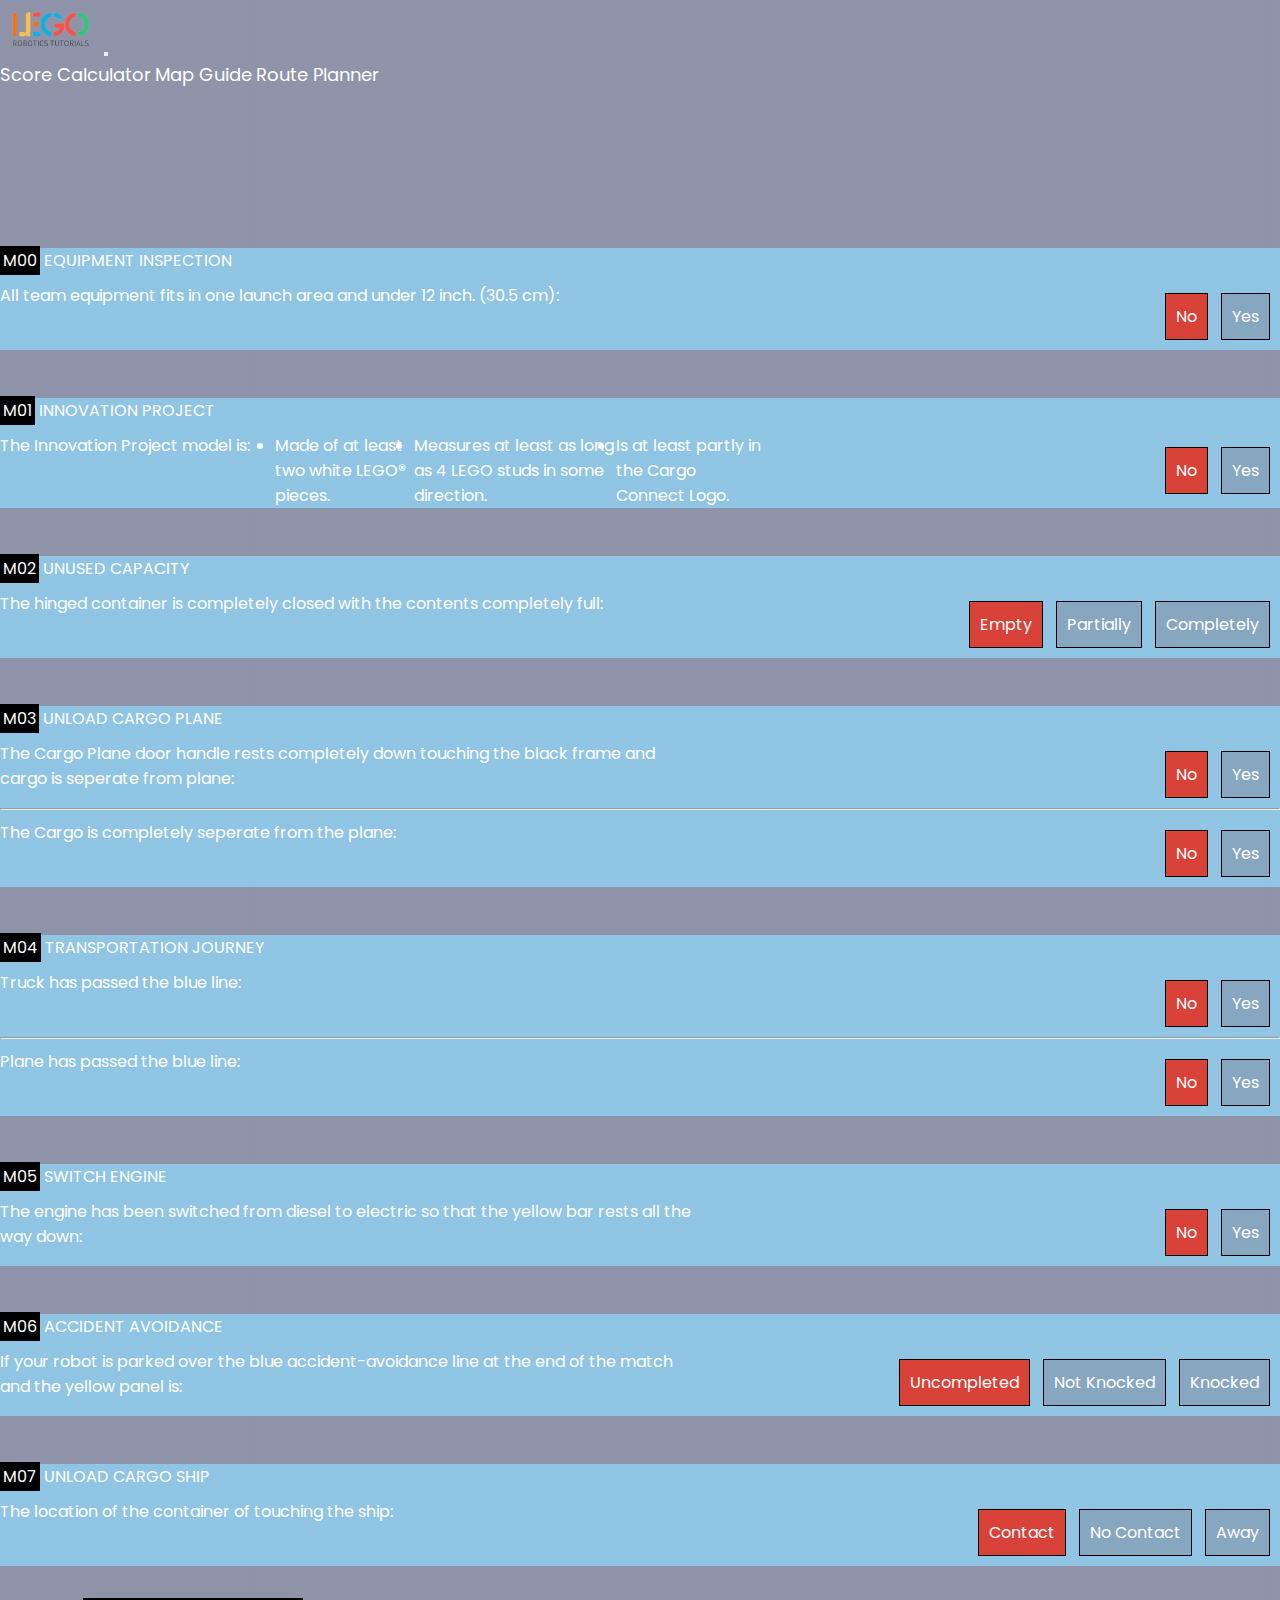
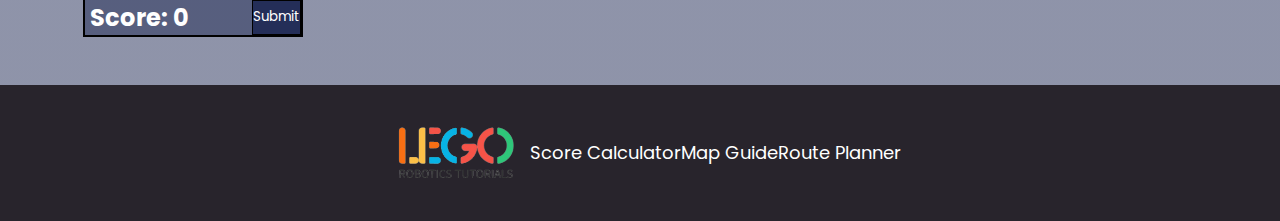
<file: html/calculator.html>
<!DOCTYPE html>
<html>
  <head>
    <meta charset="utf-8" />
    <meta http-equiv="X-UA-Compatible" content="IE=edge" />
    <title>Calculator</title>
    <meta name="viewport" content="width=device-width, initial-scale=1" />
    <link
      href="https://cdn.jsdelivr.net/npm/bootstrap@5.3.1/dist/css/bootstrap.min.css"
      rel="stylesheet"
      integrity="sha384-4bw+/aepP/YC94hEpVNVgiZdgIC5+VKNBQNGCHeKRQN+PtmoHDEXuppvnDJzQIu9"
      crossorigin="anonymous"
    />
    <link
      rel="stylesheet"
      type="text/css"
      media="screen"
      href="../css/calculator.css"
    />
  </head>
  <body>
    <nav class="navbar navbar-expand-sm navbar-dark bg-dark fixed-top">
      <div class="container">
        <a href="index.html" class="navbar-brand mb-0"
          ><img src="../images/logo.png" class="logo"
        /></a>
        <button
          type="button"
          data-bs-toggle="collapse"
          data-target="#navbarNav"
          class="navbar-toggler"
          aria-controls="=navbarNav"
          aria-expanded="false"
          aria-label="Toggle Navigation"
        >
          <span class="navbar-toggler-icon"></span>
        </button>
        <div class="collapse navbar-collapse" id="navbarNav">
          <div class="navbar-nav ms-auto">
            <a class="nav-item nav-link active" href="calculator.html"
              >Score Calculator</a
            >
            <a class="nav-item nav-link active" href="info.html">Map Guide</a>
            <a class="nav-item nav-link active" href="Route Planner.html"
              >Route Planner</a
            >
          </div>
        </div>
      </div>
    </nav>
    <form class="form-container container">
      <div class="container-q1 question">
        <span class="question-number">M00</span>
        <span class="top-label">EQUIPMENT INSPECTION</span>
        <div class="question-text row">
          <p>
            All team equipment fits in one launch area and under 12 inch. (30.5
            cm):
          </p>
          <div>
            <input type="radio" id="q1-1" name="q1" value="0" checked />
            <label for="q1-1">No</label>
            <input type="radio" id="q1-2" name="q1" value="20" />
            <label for="q1-2">Yes</label>
          </div>
        </div>
      </div>
      <div class="container-q2 question-after">
        <span class="question-number">M01</span>
        <span class="top-label">INNOVATION PROJECT</span>
        <div class="question-text row">
          <p>
            The Innovation Project model is:
            <li>Made of at least two white LEGO® pieces.</li>
            <li>
              Measures at least as long as 4 LEGO studs in some direction.
            </li>
            <li>Is at least partly in the Cargo Connect Logo.</li>
          </p>
          <div>
            <input type="radio" id="q2-1" name="q2" value="0" checked />
            <label for="q2-1">No</label>
            <input type="radio" id="q2-2" name="q2" value="20" />
            <label for="q2-2">Yes</label>
          </div>
        </div>
      </div>
      <div class="container-q3 question-after">
        <span class="question-number">M02</span>
        <span class="top-label">UNUSED CAPACITY</span>
        <div class="question-text row align-content-end">
          <p>
            The hinged container is completely closed with the contents
            completely full:
          </p>
          <div>
            <input type="radio" id="q3-1" name="q3" value="0" checked />
            <label for="q3-1">Empty</label>
            <input type="radio" id="q3-2" name="q3" value="20" />
            <label for="q3-2">Partially</label>
            <input type="radio" id="q3-3" name="q3" value="30   " />
            <label for="q3-3">Completely</label>
          </div>
        </div>
      </div>
      <div class="container-q4 question-after">
        <span class="question-number">M03</span>
        <span class="top-label">UNLOAD CARGO PLANE</span>
        <div class="question-text">
          <p>
            The Cargo Plane door handle rests completely down touching the black
            frame and cargo is seperate from plane:
          </p>
          <div>
            <input type="radio" id="q4-1" name="q4-a" value="0" checked />
            <label for="q4-1">No</label>
            <input type="radio" id="q4-2" name="q4-a" value="20" />
            <label for="q4-2">Yes</label>
          </div>
        </div>
        <hr />
        <div class="question-text">
          <p>The Cargo is completely seperate from the plane:</p>
          <div>
            <input type="radio" id="q4-3" name="q4-b" value="0" checked />
            <label for="q4-3">No</label>
            <input type="radio" id="q4-4" name="q4-b" value="10" />
            <label for="q4-4">Yes</label>
          </div>
        </div>
      </div>
      <div class="container-q5 question-after">
        <span class="question-number">M04</span>
        <span class="top-label">TRANSPORTATION JOURNEY</span>
        <div class="question-text">
          <p>Truck has passed the blue line:</p>
          <div>
            <input type="radio" id="q5-1" name="q5-a" value="0" checked />
            <label for="q5-1">No</label>
            <input type="radio" id="q5-2" name="q5-a" value="10" />
            <label for="q5-2">Yes</label>
          </div>
        </div>
        <hr />
        <div class="question-text">
          <p>Plane has passed the blue line:</p>
          <div>
            <input type="radio" id="q5-3" name="q5-b" value="0" checked />
            <label for="q5-3">No</label>
            <input type="radio" id="q5-4" name="q5-b" value="10" />
            <label for="q5-4">Yes</label>
          </div>
        </div>
      </div>
      <div class="container-q6 question-after">
        <span class="question-number">M05</span>
        <span class="top-label">SWITCH ENGINE</span>
        <div class="question-text">
          <p>
            The engine has been switched from diesel to electric so that the
            yellow bar rests all the way down:
          </p>
          <div>
            <input type="radio" id="q6-1" name="q6" value="0" checked />
            <label for="q6-1">No</label>
            <input type="radio" id="q6-2" name="q6" value="20" />
            <label for="q6-2">Yes</label>
          </div>
        </div>
      </div>
      <div class="container-q7 question-after">
        <span class="question-number">M06</span>
        <span class="top-label">ACCIDENT AVOIDANCE</span>
        <div class="question-text">
          <p>
            If your robot is parked over the blue accident-avoidance line at the
            end of the match and the yellow panel is:
          </p>
          <div>
            <input type="radio" id="q7-1" name="q7" value="0" checked />
            <label for="q7-1">Uncompleted</label>
            <input type="radio" id="q7-2" name="q7" value="20" />
            <label for="q7-2">Not Knocked</label>
            <input type="radio" id="q7-3" name="q7" value="30" />
            <label for="q7-3">Knocked</label>
          </div>
        </div>
      </div>
      <div class="container-q8 question-after">
        <span class="question-number">M07</span>
        <span class="top-label">UNLOAD CARGO SHIP</span>
        <div class="question-text">
          <p>The location of the container of touching the ship:</p>
          <div>
            <input type="radio" id="q8-1" name="q8" value="0" checked />
            <label for="q8-1">Contact</label>
            <input type="radio" id="q8-2" name="q8" value="20" />
            <label for="q8-2">No Contact</label>
            <input type="radio" id="q8-3" name="q8" value="30" />
            <label for="q8-3">Away</label>
          </div>
        </div>
      </div>
    </form>
    <div class="score-container">
      <h2>Score: <span id="score">0</span></h2>
      <button class="submit" onclick="calculateScore()">Submit</button>
    </div>
    <div class="container-fluid footer-foot">
      <div class="footer text-light">
        <div class="row foot">
          <div class="col-md-4">
            <img class="footLogo" src="../images/logo.png" />
          </div>
          <div class="col-md-2">
            <a href="calculator.html">Score Calculator</a>
          </div>
          <div class="col-md-2">
            <a href="info.html">Map Guide</a>
          </div>
          <div class="col-md-2">
            <a href="Route Planner.html">Route Planner</a>
          </div>
          <div class="col-md-2"></div>
        </div>
      </div>
    </div>
    <script src="../js/calculator.js"></script>
  </body>
</html>
</file>
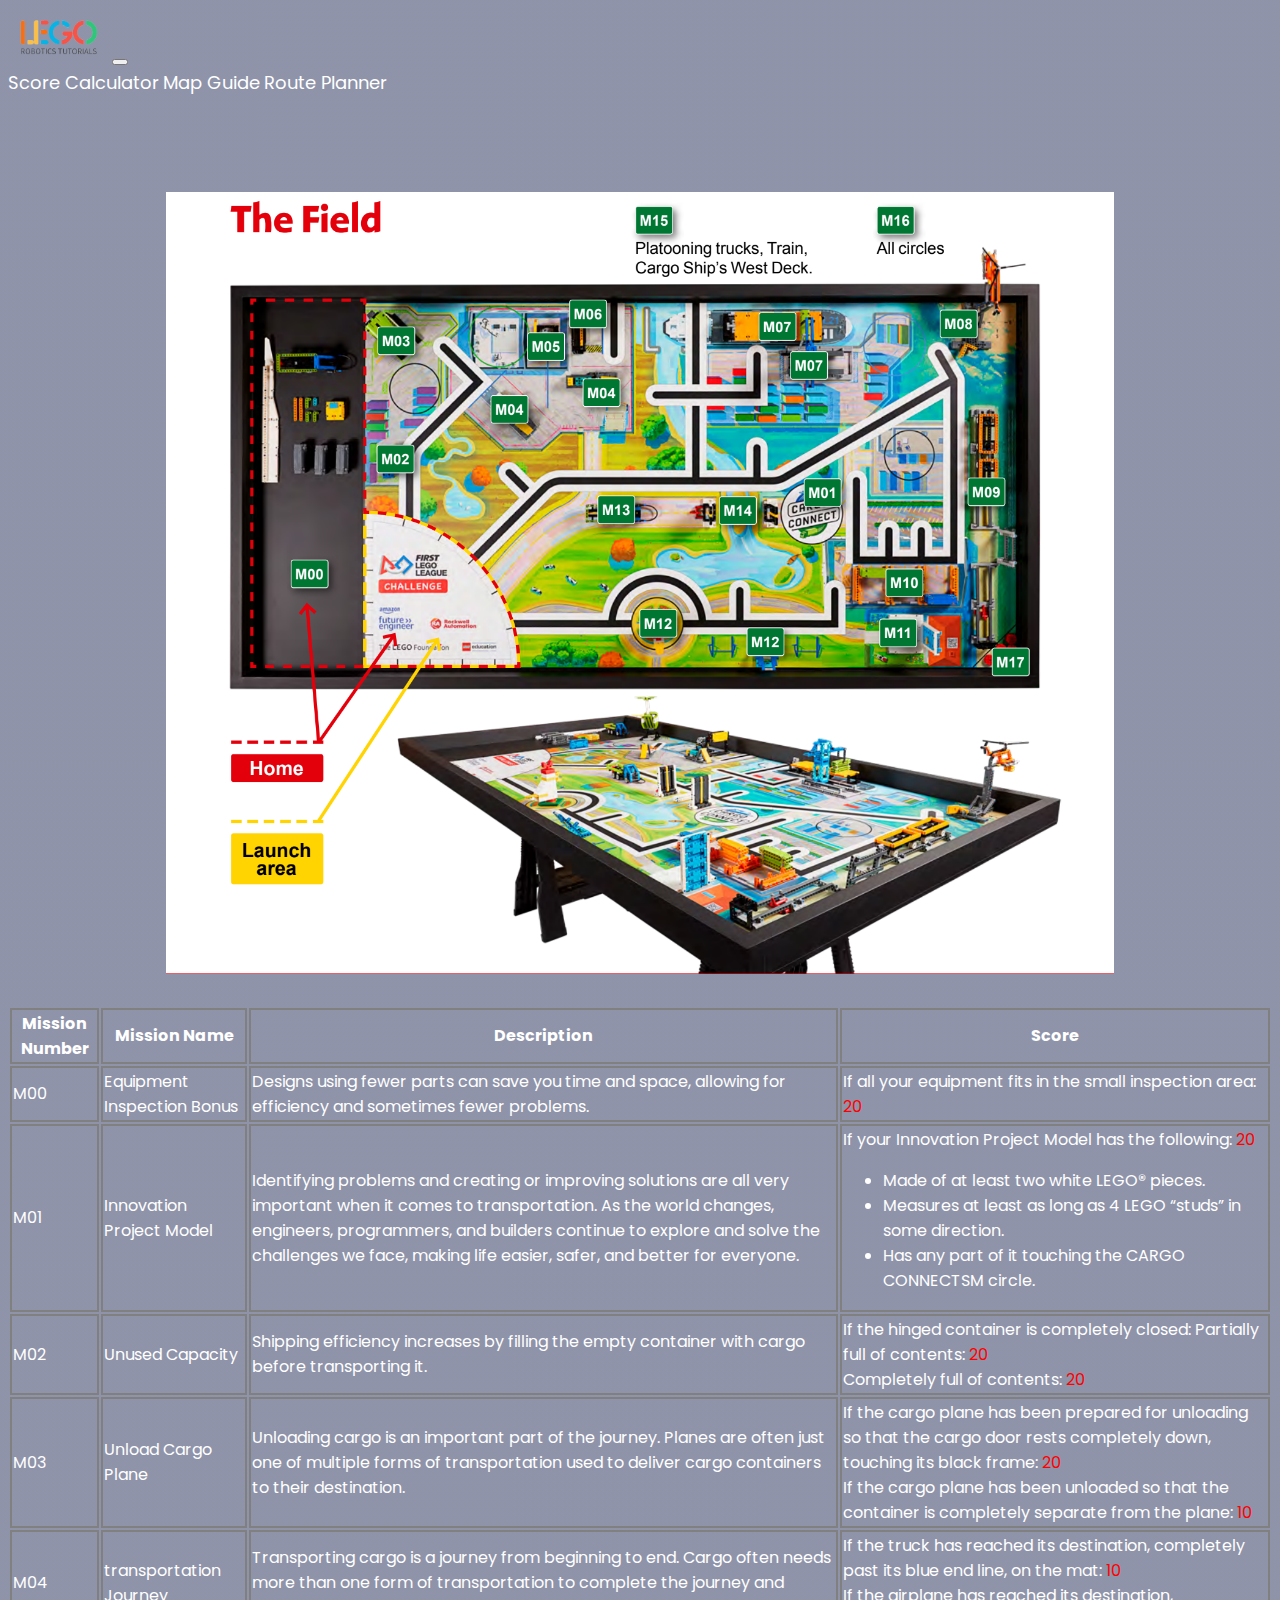
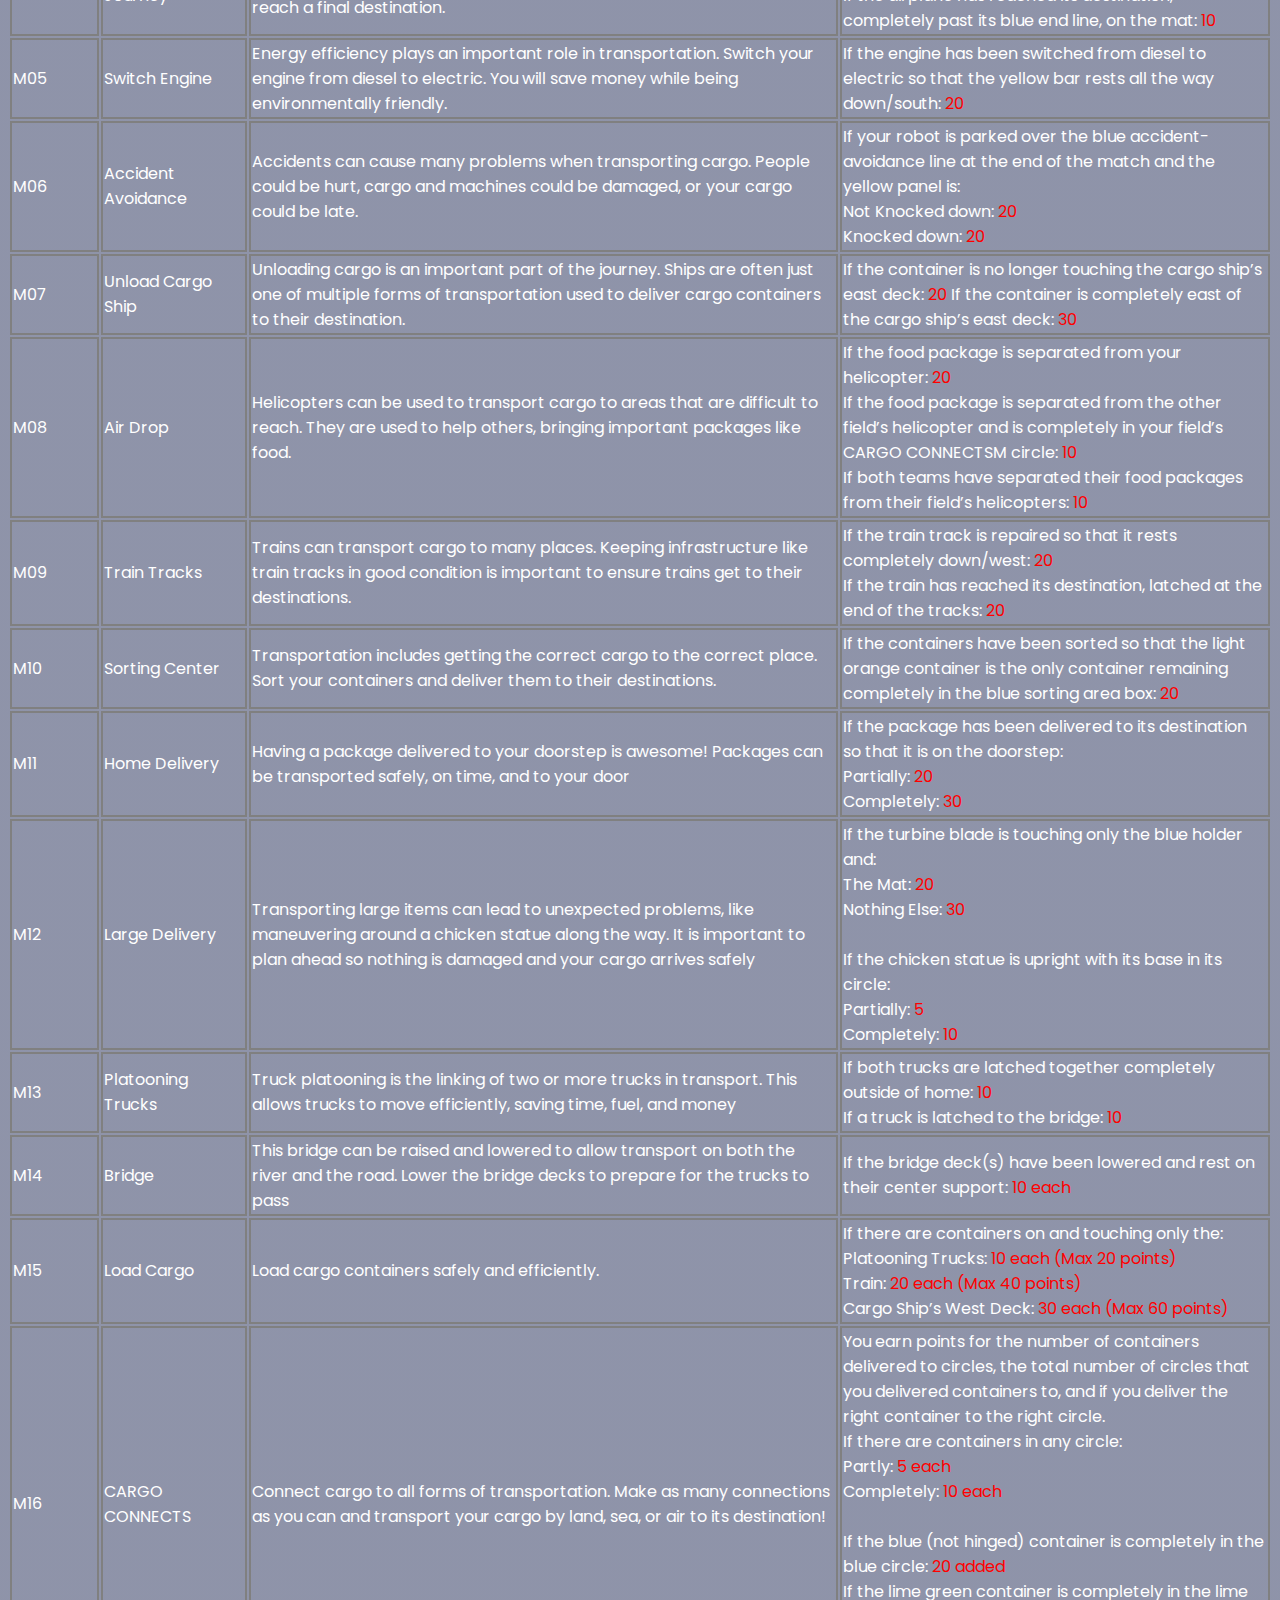
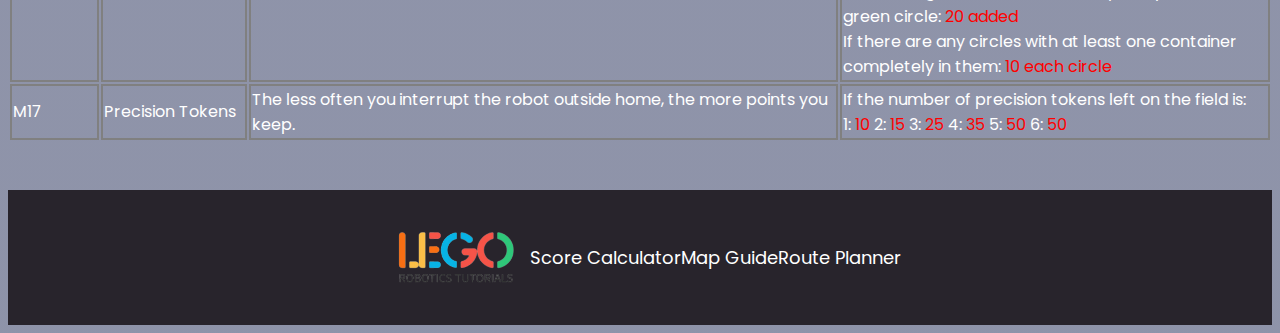
<file: html/info.html>
<!DOCTYPE html>
<html>
  <head>
    <meta charset="utf-8" />
    <meta http-equiv="X-UA-Compatible" content="IE=edge" />
    <title>Guide</title>
    <meta name="viewport" content="width=device-width, initial-scale=1" />
    <link
      href="https://cdn.jsdelivr.net/npm/bootstrap@5.3.1/dist/css/bootstrap.min.css"
      rel="stylesheet"
      integrity="sha384-4bw+/aepP/YC94hEpVNVgiZdgIC5+VKNBQNGCHeKRQN+PtmoHDEXuppvnDJzQIu9"
      crossorigin="anonymous"
    />
    <link
      rel="stylesheet"
      type="text/css"
      media="screen"
      href="../css/info.css"
    />
  </head>
  <body>
    <nav class="navbar navbar-expand-sm navbar-dark bg-dark fixed-top">
      <div class="container">
        <a href="index.html" class="navbar-brand mb-0"
          ><img src="../images/logo.png" class="logo"
        /></a>
        <button
          type="button"
          data-bs-toggle="collapse"
          data-target="#navbarNav"
          class="navbar-toggler"
          aria-controls="=navbarNav"
          aria-expanded="false"
          aria-label="Toggle Navigation"
        >
          <span class="navbar-toggler-icon"></span>
        </button>
        <div class="collapse navbar-collapse" id="navbarNav">
          <div class="navbar-nav ms-auto">
            <a class="nav-item nav-link active" href="calculator.html"
              >Score Calculator</a
            >
            <a class="nav-item nav-link active" href="info.html">Map Guide</a>
            <a class="nav-item nav-link active" href="Route Planner.html"
              >Route Planner</a
            >
          </div>
        </div>
      </div>
    </nav>
    <div class="image-container">
      <img class="image-fluid map-image" src="../images/map.png" />
    </div>
    <table>
      <tr>
        <th>Mission Number</th>
        <th>Mission Name</th>
        <th>Description</th>
        <th>Score</th>
      </tr>
      <tr>
        <td>M00</td>
        <td>Equipment Inspection Bonus</td>
        <td>
          Designs using fewer parts can save you time and space, allowing for
          efficiency and sometimes fewer problems.
        </td>
        <td>
          If all your equipment fits in the small inspection area:
          <span class="points">20</span>
        </td>
      </tr>
      <tr>
        <td>M01</td>
        <td>Innovation Project Model</td>
        <td>
          Identifying problems and creating or improving solutions are all very
          important when it comes to transportation. As the world changes,
          engineers, programmers, and builders continue to explore and solve the
          challenges we face, making life easier, safer, and better for
          everyone.
        </td>
        <td>
          If your Innovation Project Model has the following:
          <span class="points">20</span>
          <ul>
            <li>Made of at least two white LEGO® pieces.</li>
            <li>
              Measures at least as long as 4 LEGO “studs” in some direction.
            </li>
            <li>Has any part of it touching the CARGO CONNECTSM circle.</li>
          </ul>
        </td>
      </tr>
      <tr>
        <td>M02</td>
        <td>Unused Capacity</td>
        <td>
          Shipping efficiency increases by filling the empty container with
          cargo before transporting it.
        </td>
        <td>
          If the hinged container is completely closed: Partially full of
          contents: <span class="points">20</span><br />Completely full of
          contents: <span class="points">20</span>
        </td>
      </tr>
      <tr>
        <td>M03</td>
        <td>Unload Cargo Plane</td>
        <td>
          Unloading cargo is an important part of the journey. Planes are often
          just one of multiple forms of transportation used to deliver cargo
          containers to their destination.
        </td>
        <td>
          If the cargo plane has been prepared for unloading so that the cargo
          door rests completely down, touching its black frame:
          <span class="points">20</span><br />
          If the cargo plane has been unloaded so that the container is
          completely separate from the plane: <span class="points">10</span>
        </td>
      </tr>
      <tr>
        <td>M04</td>
        <td>transportation Journey</td>
        <td>
          Transporting cargo is a journey from beginning to end. Cargo often
          needs more than one form of transportation to complete the journey and
          reach a final destination.
        </td>
        <td>
          If the truck has reached its destination, completely past its blue end
          line, on the mat: <span class="points">10</span> <br />
          If the airplane has reached its destination, completely past its blue
          end line, on the mat: <span class="points">10</span>
        </td>
      </tr>
      <tr>
        <td>M05</td>
        <td>Switch Engine</td>
        <td>
          Energy efficiency plays an important role in transportation. Switch
          your engine from diesel to electric. You will save money while being
          environmentally friendly.
        </td>
        <td>
          If the engine has been switched from diesel to electric so that the
          yellow bar rests all the way down/south:
          <span class="points">20</span>
        </td>
      </tr>
      <tr>
        <td>M06</td>
        <td>Accident Avoidance</td>
        <td>
          Accidents can cause many problems when transporting cargo. People
          could be hurt, cargo and machines could be damaged, or your cargo
          could be late.
        </td>
        <td>
          If your robot is parked over the blue accident-avoidance line at the
          end of the match and the yellow panel is: <br />
          Not Knocked down: <span class="points">20</span> <br />Knocked down:
          <span class="points">20</span>
        </td>
      </tr>
      <tr>
        <td>M07</td>
        <td>Unload Cargo Ship</td>
        <td>
          Unloading cargo is an important part of the journey. Ships are often
          just one of multiple forms of transportation used to deliver cargo
          containers to their destination.
        </td>
        <td>
          If the container is no longer touching the cargo ship’s east deck:
          <span class="points">20</span> If the container is completely east of
          the cargo ship’s east deck: <span class="points">30</span>
        </td>
      </tr>
      <tr>
        <td>M08</td>
        <td>Air Drop</td>
        <td>
          Helicopters can be used to transport cargo to areas that are difficult
          to reach. They are used to help others, bringing important packages
          like food.
        </td>
        <td>
          If the food package is separated from your helicopter:
          <span class="points">20</span> <br />
          If the food package is separated from the other field’s helicopter and
          is completely in your field’s CARGO CONNECTSM circle:
          <span class="points">10</span> <br />
          If both teams have separated their food packages from their field’s
          helicopters: <span class="points">10</span>
        </td>
      </tr>
      <tr>
        <td>M09</td>
        <td>Train Tracks</td>
        <td>
          Trains can transport cargo to many places. Keeping infrastructure like
          train tracks in good condition is important to ensure trains get to
          their destinations.
        </td>
        <td>
          If the train track is repaired so that it rests completely down/west:
          <span class="points">20</span> <br />
          If the train has reached its destination, latched at the end of the
          tracks: <span class="points">20</span>
        </td>
      </tr>
      <tr>
        <td>M10</td>
        <td>Sorting Center</td>
        <td>
          Transportation includes getting the correct cargo to the correct
          place. Sort your containers and deliver them to their destinations.
        </td>
        <td>
          If the containers have been sorted so that the light orange container
          is the only container remaining completely in the blue sorting area
          box: <span class="points">20</span>
        </td>
      </tr>
      <tr>
        <td>M11</td>
        <td>Home Delivery</td>
        <td>
          Having a package delivered to your doorstep is awesome! Packages can
          be transported safely, on time, and to your door
        </td>
        <td>
          If the package has been delivered to its destination so that it is on
          the doorstep: <br />
          Partially: <span class="points">20</span> <br />
          Completely: <span class="points">30</span>
        </td>
      </tr>
      <tr>
        <td>M12</td>
        <td>Large Delivery</td>
        <td>
          Transporting large items can lead to unexpected problems, like
          maneuvering around a chicken statue along the way. It is important to
          plan ahead so nothing is damaged and your cargo arrives safely
        </td>
        <td>
          If the turbine blade is touching only the blue holder and: <br />
          The Mat: <span class="points">20</span> <br />
          Nothing Else: <span class="points">30</span> <br /><br />
          If the chicken statue is upright with its base in its circle: <br />
          Partially: <span class="points">5</span> <br />
          Completely: <span class="points">10</span>
        </td>
      </tr>
      <tr>
        <td>M13</td>
        <td>Platooning Trucks</td>
        <td>
          Truck platooning is the linking of two or more trucks in transport.
          This allows trucks to move efficiently, saving time, fuel, and money
        </td>
        <td>
          If both trucks are latched together completely outside of home:
          <span class="points">10</span> <br />
          If a truck is latched to the bridge: <span class="points">10</span>
        </td>
      </tr>
      <tr>
        <td>M14</td>
        <td>Bridge</td>
        <td>
          This bridge can be raised and lowered to allow transport on both the
          river and the road. Lower the bridge decks to prepare for the trucks
          to pass
        </td>
        <td>
          If the bridge deck(s) have been lowered and rest on their center
          support: <span class="points">10 each</span>
        </td>
      </tr>
      <tr>
        <td>M15</td>
        <td>Load Cargo</td>
        <td>Load cargo containers safely and efficiently.</td>
        <td>
          If there are containers on and touching only the:
          <br />Platooning Trucks:
          <span class="points">10 each (Max 20 points)</span> <br />Train:
          <span class="points">20 each (Max 40 points)</span> <br />
          Cargo Ship’s West Deck:
          <span class="points">30 each (Max 60 points)</span>
        </td>
      </tr>
      <tr>
        <td>M16</td>
        <td>CARGO CONNECTS</td>
        <td>
          Connect cargo to all forms of transportation. Make as many connections
          as you can and transport your cargo by land, sea, or air to its
          destination!
        </td>
        <td>
          You earn points for the number of containers delivered to circles, the
          total number of circles that you delivered containers to, and if you
          deliver the right container to the right circle.<br />
          If there are containers in any circle:<br />Partly:
          <span class="points">5 each</span><br />Completely:
          <span class="points">10 each</span><br /><br />If the blue (not
          hinged) container is completely in the blue circle:
          <span class="points">20 added</span><br />
          If the lime green container is completely in the lime green circle:
          <span class="points">20 added</span><br />
          If there are any circles with at least one container completely in
          them:
          <span class="points">10 each circle</span><br />
        </td>
      </tr>
      <tr>
        <td>M17</td>
        <td>Precision Tokens</td>
        <td>
          The less often you interrupt the robot outside home, the more points
          you keep.
        </td>
        <td>
          If the number of precision tokens left on the field is: <br />1:
          <span class="points">10</span> 2: <span class="points">15</span> 3:
          <span class="points">25</span> 4: <span class="points">35</span> 5:
          <span class="points">50</span> 6:
          <span class="points">50</span>
        </td>
      </tr>
    </table>
    <div class="container-fluid footer-foot">
      <div class="footer text-light">
        <div class="row foot">
          <div class="col-md-4">
            <img class="footLogo" src="../images/logo.png" />
          </div>
          <div class="col-md-2">
            <a href="calculator.html">Score Calculator</a>
          </div>
          <div class="col-md-2">
            <a href="info.html">Map Guide</a>
          </div>
          <div class="col-md-2">
            <a href="Route Planner.html">Route Planner</a>
          </div>
          <div class="col-md-2"></div>
        </div>
      </div>
    </div>
  </body>
</html>
</file>
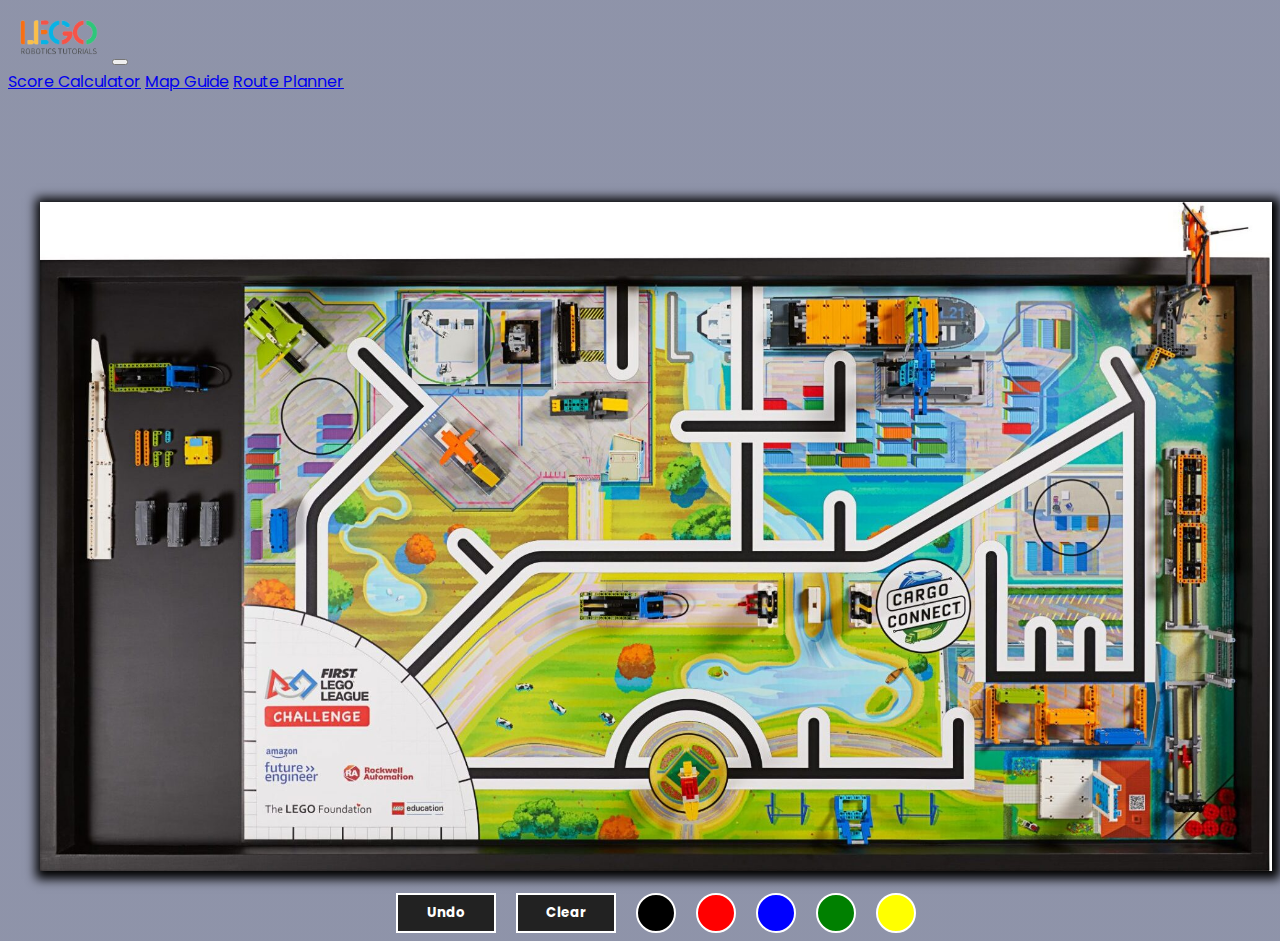
<file: html/Route Planner.html>
<!DOCTYPE html>
<html>
  <head>
    <meta charset="utf-8" />
    <meta http-equiv="X-UA-Compatible" content="IE=edge" />
    <title>Route Planner</title>
    <meta name="viewport" content="width=device-width, initial-scale=1" />
    <link
      href="https://cdn.jsdelivr.net/npm/bootstrap@5.3.1/dist/css/bootstrap.min.css"
      rel="stylesheet"
      integrity="sha384-4bw+/aepP/YC94hEpVNVgiZdgIC5+VKNBQNGCHeKRQN+PtmoHDEXuppvnDJzQIu9"
      crossorigin="anonymous"
    />
    <link
      rel="stylesheet"
      type="text/css"
      media="screen"
      href="../css/planner.css"
    />
  </head>
  <body>
    <nav class="navbar navbar-expand-sm navbar-dark bg-dark fixed-top">
      <div class="container">
        <a href="index.html" class="navbar-brand mb-0"
          ><img src="../images/logo.png" class="logo"
        /></a>
        <button
          type="button"
          data-bs-toggle="collapse"
          data-target="#navbarNav"
          class="navbar-toggler"
          aria-controls="=navbarNav"
          aria-expanded="false"
          aria-label="Toggle Navigation"
        >
          <span class="navbar-toggler-icon"></span>
        </button>
        <div class="collapse navbar-collapse" id="navbarNav">
          <div class="navbar-nav ms-auto">
            <a class="nav-item nav-link active" href="calculator.html"
              >Score Calculator</a
            >
            <a class="nav-item nav-link active" href="info.html">Map Guide</a>
            <a class="nav-item nav-link active" href="Route Planner.html"
              >Route Planner</a
            >
          </div>
        </div>
      </div>
    </nav>
    <div class="field container">
      <div class="row">
        <div class="col-8 offset-2">
          <canvas id="canvas" class="img-fluid"></canvas>
        </div>
      </div>
      <div class="tools">
        <button onclick="undo_last()" type="button" class="button">Undo</button>
        <button onclick="clear_canvas()" type="button" class="button">
          Clear
        </button>
        <div
          onclick="change_color(this)"
          class="colour-field"
          style="background: black"
        ></div>
        <div
          onclick="change_color(this)"
          class="colour-field"
          style="background: red"
        ></div>
        <div
          onclick="change_color(this)"
          class="colour-field"
          style="background: blue"
        ></div>
        <div
          onclick="change_color(this)"
          class="colour-field"
          style="background: green"
        ></div>
        <div
          onclick="change_color(this)"
          class="colour-field"
          style="background: yellow"
        ></div>
      </div>
    </div>
    <!-- <div class="container-fluid footer-foot">
      <div class="footer text-light">
        <nav>
          <img class="footLogo" src="../images/logo.png" />
          <a class="footerItem" href="calculator.html">Calculator</a>
          <a class="footerItem" href="info.html">Map Guide</a>
          <a class="footerItem" href="Route Planner.html">Route Planner</a>
        </nav>
      </div>
    </div> -->
    <!-- <div class="container-fluid footer-foot">
      <div class="footer text-light">
        <div class="row foot">
          <div class="col-md-4">
            <img class="footLogo" src="../images/logo.png" />
          </div>
          <div class="col-md-2">
            <a href="calculator.html">Score Calculator</a>
          </div>
          <div class="col-md-2">
            <a href="info.html">Map Guide</a>
          </div>
          <div class="col-md-2">
            <a href="Route Planner.html">Route Planner</a>
          </div>
          <div class="col-md-2"></div>
        </div>
      </div>
    </div> -->
    <script src="../js/planner.js"></script>
  </body>
</html>
</file>
<file: css/calculator.css>
@import url('https://fonts.googleapis.com/css2?family=Poppins:wght@300;400;500;600;700;800&display=swap');



*{
    box-sizing: border-box;
    font-family: 'Poppins', sans-serif;
    margin: 0px;
    padding: 0px;   
}


body{
    background-color: #353A77;
    background: linear-gradient(rgba(31, 41, 84, 0.5), rgba(31, 41, 84, 0.5)), 
                url('https://www.toptal.com/designers/subtlepatterns/uploads/fancy-cushion.png')
    
}

.logo{
    width: 100px;
    height: auto;
}

.question{
    background-color: rgba(145,209,242,0.8);
    margin-top: 10rem;
}
.question-after{
    background-color: rgba(145,209,242,0.8);
    margin-top: 3rem;
}

.question-number{
    background-color: black;
    color: white;
    font-weight: 400;
    border: black solid;
    text-align: center;
}
.top-label{
    color: white;
}
.question-text{
    padding-top: 10px;
    color: white;
}

input{
    visibility: hidden;

}

label {
    cursor: pointer;
    border: black solid 1px;
    background-color: 
    rgb(130, 152, 176, 0.69);
    padding: 10px;
    color: white;
    
}
input:checked + label {
    background: rgba(234, 32, 13, 0.8);
}


.question-text {
    display: flex;
}

.question-text p {
    flex: 50%
}

.question-text div {
    flex: 40%;
    justify-self: flex-end;
    display: flex;
    justify-content: flex-end;
    align-items: center;
    margin: 10px;
    white-space: nowrap;
}

.score-container{
    color: white;
    border: black solid 2px;
    background-color: rgba(31, 41, 84, 0.5);
    margin-top: 2rem;
    margin-left: 6.5vw;
    width: 220px;
    padding-left: 5px;
    display: flex;
    flex-direction: row;
}

.submit{
    margin-left: auto;
    background-color: rgba(31, 41, 84, 0.9);
    color: white;
    border: black solid 1px;
}

.footer-foot{
    background-color: #28242c;
    padding-top: 24px;
    padding-bottom: 24px;
    padding-left: 24px;
    padding-right: 24px;
    margin-top: 48px;
    bottom: 0;
    
}

a{
    text-decoration: none;
    color: white;
    font-size: 18px;
}

.foot{
    display: flex;
    align-items: center;
    text-align: center;
    justify-content: center;
    
}

.footLogo{
    width: 150px;
}
</file>
<file: css/info.css>
@import url('https://fonts.googleapis.com/css2?family=Poppins:wght@300;400;500;600;700;800&display=swap');



*{
    box-sizing: border-box;
    font-family: 'Poppins', sans-serif;
    
}

body{
    background-color: #353A77;
    background: linear-gradient(rgba(31, 41, 84, 0.5), rgba(31, 41, 84, 0.5)), 
                url('https://www.toptal.com/designers/subtlepatterns/uploads/fancy-cushion.png')
}

.logo{
    width: 100px;
    height: auto;
}

.image-container{
    display: flex;
    justify-content: center;
    align-items: center;
    margin-top: 3rem;
}

.map-image{
    width: 75%;
    height: auto;
    margin-top: 3rem;
}
table{
    margin-top: 2rem;
}
.points{
    color: red;
}
th, td{
    border: grey solid 2px;
    color: white;
    border-collapse: collapse;
}


.footLogo{
    width: 150px;
}

.footer-foot{
    background-color: #28242c;
    padding-top: 24px;
    padding-bottom: 24px;
    padding-left: 24px;
    padding-right: 24px;
    margin-top: 48px;
    bottom: 0;
    
}

a{
    text-decoration: none;
    color: white;
    font-size: 18px;
}

.foot{
    display: flex;
    align-items: center;
    text-align: center;
    justify-content: center;
    
}

.footLogo{
    width: 150px;
}
</file>
<file: css/planner.css>
@import url('https://fonts.googleapis.com/css2?family=Poppins:wght@300;400;500;600;700;800&display=swap');



*{
    box-sizing: border-box;
    font-family: 'Poppins', sans-serif;
    
}

body{
    background-color: #353A77;
    background: linear-gradient(rgba(31, 41, 84, 0.5), rgba(31, 41, 84, 0.5)), 
                url('https://www.toptal.com/designers/subtlepatterns/uploads/fancy-cushion.png');
}


.logo{
    width: 100px;
    height: auto;
}
.field{
    margin-top: 6.75rem;
    margin-left: 2rem;
}

canvas{
    box-shadow: 2px 2px 10px 6px black;

}
.tools{
    display: flex;
    justify-content: center;
    margin-top: 15px;
}

.tools .colour-field{
    height: 40px;
    width: 40px;
    cursor: pointer;
    display: inline-block;
    box-sizing: border-box;
    border-radius: 50%;
    border: 2px solid white;
    align-self: center;
    margin: 0 10px;
}

.tools .button{
    align-self: center;
    width: 100px;
    height: 40px;
    border: 2px solid white;
    color: white;
    background-color: #222; /* change this later */
    font-weight: bold;
    margin: 0 10px;
}

/* .footer-foot{
    background-color: #28242c;
    padding-top: 12px;
    padding-bottom: 12px;
    padding-left: 24px;
    padding-right: 24px;
    bottom: 0px;
}

a{
    text-decoration: none;
    color: white;
    font-size: 18px;
}

.footItem{
    display: flex;
    align-items: center;
    text-align: center;
    justify-content: center;
    padding: 100px;
}

.footLogo{
    width: 150px;
    height: auto;
    text-align: left;
    align-items: left;
    margin-right: 55%;
} */
</file>
